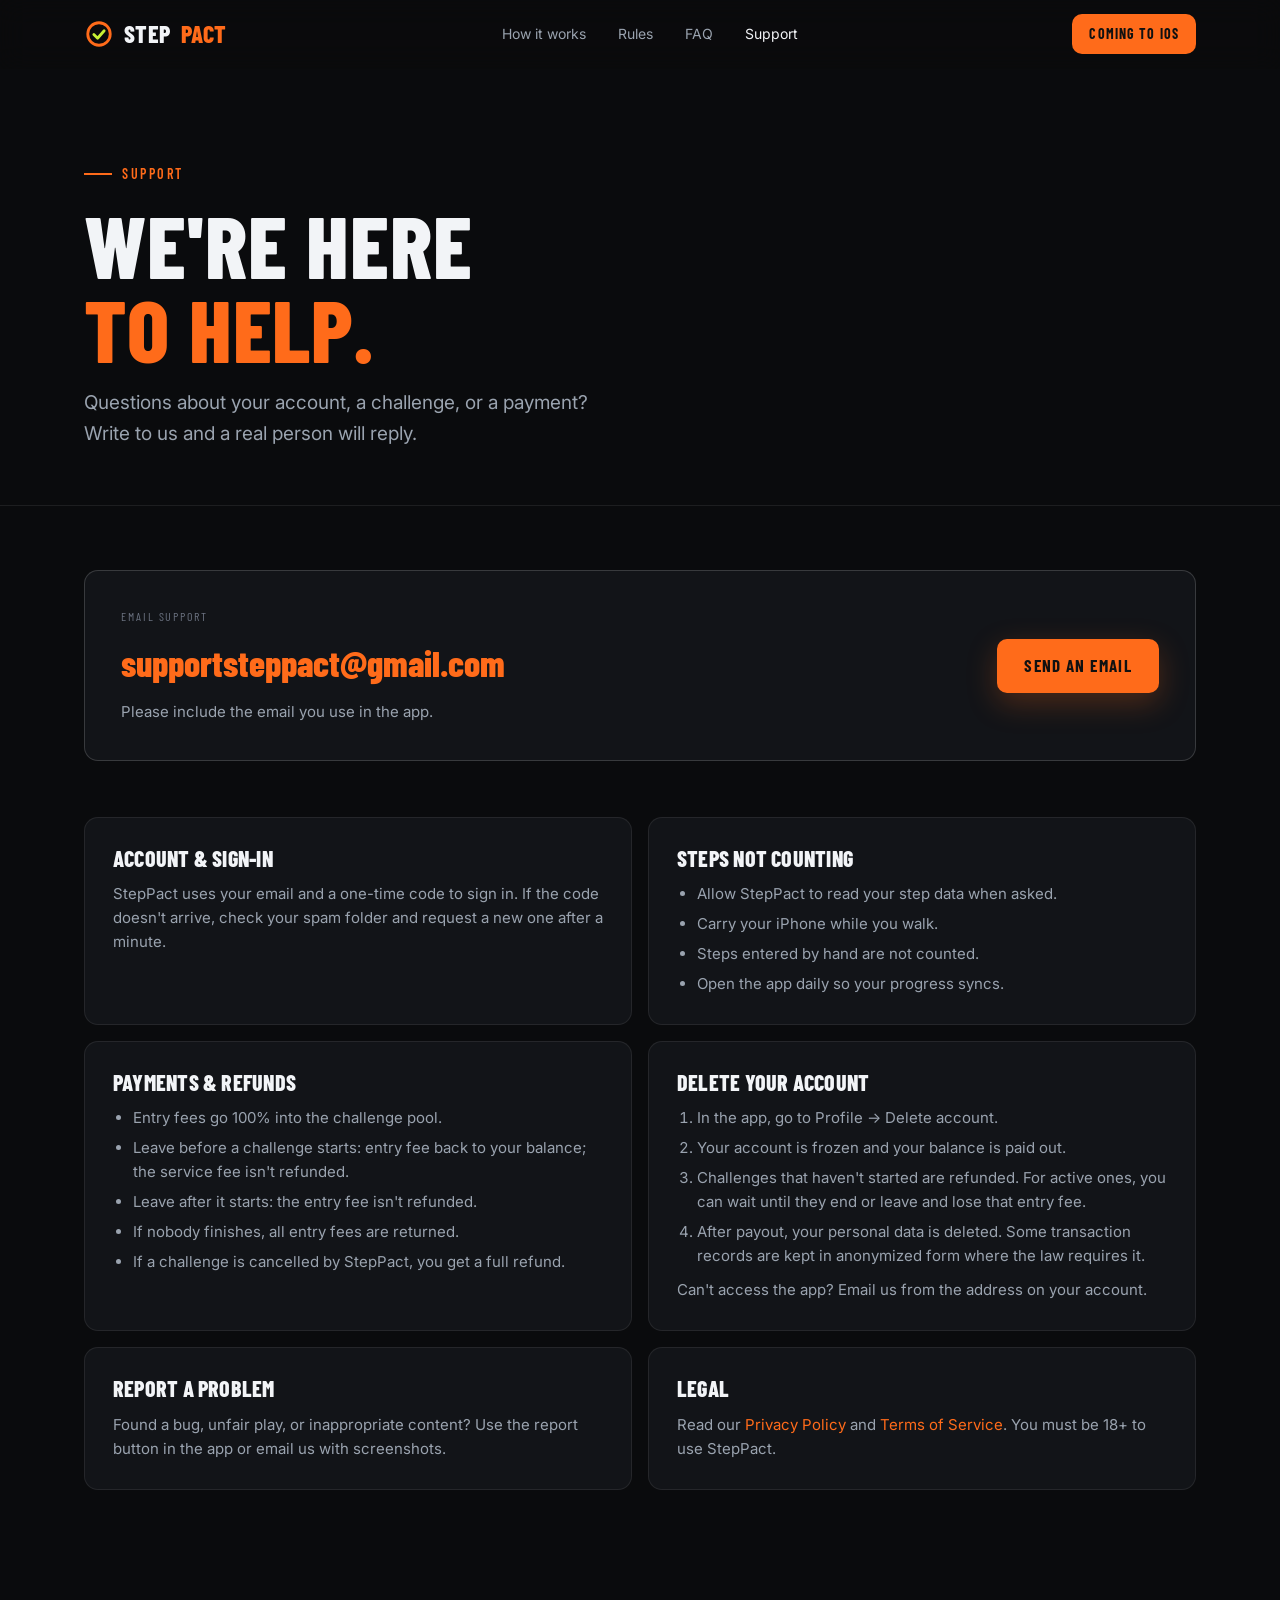
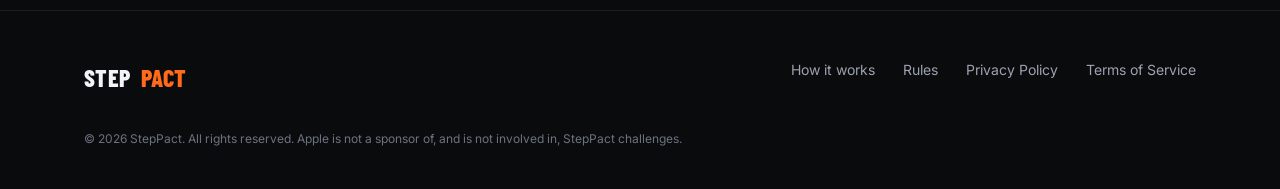
<file: support.html>
<!doctype html>
<html lang="en">
<head>
  <meta charset="utf-8">
  <meta name="viewport" content="width=device-width, initial-scale=1">
  <title>Support — StepPact</title>
  <meta name="description" content="Get help with StepPact: account, steps, payments, refunds and account deletion.">
  <meta name="theme-color" content="#0A0B0D">
  <link rel="preconnect" href="https://fonts.googleapis.com">
  <link rel="preconnect" href="https://fonts.gstatic.com" crossorigin>
  <link href="https://fonts.googleapis.com/css2?family=Barlow+Condensed:wght@600;700;800&family=Inter:wght@400;500;600&display=swap" rel="stylesheet">
  <link rel="stylesheet" href="styles.css">
  <link rel="icon" href="data:image/svg+xml,%3Csvg xmlns='http://www.w3.org/2000/svg' viewBox='0 0 32 32'%3E%3Crect width='32' height='32' rx='8' fill='%230A0B0D'/%3E%3Ccircle cx='16' cy='16' r='10' fill='none' stroke='%23FF6B1A' stroke-width='3'/%3E%3Cpath d='M11 16.5l3.5 3.5 6.5-7' fill='none' stroke='%23C8F135' stroke-width='3' stroke-linecap='round' stroke-linejoin='round'/%3E%3C/svg%3E">
  <script src="script.js" defer></script>
</head>
<body>
  <div class="progress" aria-hidden="true"></div>

  <header class="nav">
    <div class="container nav-inner">
      <a href="index.html" class="logo" aria-label="StepPact home">
        <svg width="30" height="30" viewBox="0 0 32 32" aria-hidden="true">
          <circle cx="16" cy="16" r="12" fill="none" stroke="#FF6B1A" stroke-width="3"/>
          <path d="M10.5 16.5l4 4 7-8" fill="none" stroke="#C8F135" stroke-width="3" stroke-linecap="round" stroke-linejoin="round"/>
        </svg>
        Step<span>Pact</span>
      </a>
      <nav class="nav-links">
        <a href="index.html#how">How it works</a>
        <a href="index.html#rules">Rules</a>
        <a href="index.html#faq">FAQ</a>
        <a href="support.html" style="color:var(--text)">Support</a>
      </nav>
      <a href="index.html#get" class="btn btn-primary btn-sm">Coming to iOS</a>
    </div>
  </header>

  <main>
    <div class="page-hero">
      <div class="container">
        <span class="eyebrow reveal">Support</span>
        <h1 class="reveal" style="--d:.08s">We're here<br><span class="hl">to help.</span></h1>
        <p class="lead reveal" style="--d:.16s">Questions about your account, a challenge, or a payment? Write to us and a real person will reply.</p>
      </div>
    </div>

    <section style="padding-top:64px">
      <div class="container">
        <div class="contact-card reveal">
          <div>
            <div class="screen-label" style="margin-bottom:8px">Email support</div>
            <a class="mail" href="mailto:supportsteppact@gmail.com">supportsteppact@gmail.com</a>
            <p class="muted" style="margin-top:8px;font-size:15px">Please include the email you use in the app.</p>
          </div>
          <a href="mailto:supportsteppact@gmail.com" class="btn btn-primary">Send an email</a>
        </div>

        <div class="support-grid">
          <div class="topic reveal">
            <h3>Account &amp; sign-in</h3>
            <p>StepPact uses your email and a one-time code to sign in. If the code doesn't arrive, check your spam folder and request a new one after a minute.</p>
          </div>
          <div class="topic reveal" style="--d:.08s">
            <h3>Steps not counting</h3>
            <ul>
              <li>Allow StepPact to read your step data when asked.</li>
              <li>Carry your iPhone while you walk.</li>
              <li>Steps entered by hand are not counted.</li>
              <li>Open the app daily so your progress syncs.</li>
            </ul>
          </div>
          <div class="topic reveal">
            <h3>Payments &amp; refunds</h3>
            <ul>
              <li>Entry fees go 100% into the challenge pool.</li>
              <li>Leave before a challenge starts: entry fee back to your balance; the service fee isn't refunded.</li>
              <li>Leave after it starts: the entry fee isn't refunded.</li>
              <li>If nobody finishes, all entry fees are returned.</li>
              <li>If a challenge is cancelled by StepPact, you get a full refund.</li>
            </ul>
          </div>
          <div class="topic reveal" style="--d:.08s">
            <h3>Delete your account</h3>
            <ol>
              <li>In the app, go to Profile → Delete account.</li>
              <li>Your account is frozen and your balance is paid out.</li>
              <li>Challenges that haven't started are refunded. For active ones, you can wait until they end or leave and lose that entry fee.</li>
              <li>After payout, your personal data is deleted. Some transaction records are kept in anonymized form where the law requires it.</li>
            </ol>
            <p style="margin-top:10px">Can't access the app? Email us from the address on your account.</p>
          </div>
          <div class="topic reveal">
            <h3>Report a problem</h3>
            <p>Found a bug, unfair play, or inappropriate content? Use the report button in the app or email us with screenshots.</p>
          </div>
          <div class="topic reveal" style="--d:.08s">
            <h3>Legal</h3>
            <p>Read our <a href="https://maxfarel.github.io/steppact-legal/privacy.html">Privacy Policy</a> and <a href="https://maxfarel.github.io/steppact-legal/terms.html">Terms of Service</a>. You must be 18+ to use StepPact.</p>
          </div>
        </div>
      </div>
    </section>
  </main>

  <footer>
    <div class="container">
      <div class="footer-top">
        <a href="index.html" class="logo">Step<span>Pact</span></a>
        <div class="footer-links">
          <a href="index.html#how">How it works</a>
          <a href="index.html#rules">Rules</a>
          <a href="https://maxfarel.github.io/steppact-legal/privacy.html">Privacy Policy</a>
          <a href="https://maxfarel.github.io/steppact-legal/terms.html">Terms of Service</a>
        </div>
      </div>
      <p class="legal">
        © 2026 StepPact. All rights reserved.
        Apple is not a sponsor of, and is not involved in, StepPact challenges.
      </p>
    </div>
  </footer>

</body>
</html>
</file>
<file: styles.css>
/* ============================================================
   StepPact — website styles
   Strict + sporty: dark base, condensed athletic headlines,
   orange "effort" accent, lime "progress" accent.
   ============================================================ */

:root {
  --bg: #0A0B0D;
  --surface: #121418;
  --surface-2: #191C22;
  --line: rgba(255, 255, 255, 0.08);
  --line-strong: rgba(255, 255, 255, 0.16);
  --text: #F2F4F7;
  --muted: #9AA3AF;
  --dim: #6B7280;
  --accent: #FF6B1A;
  --accent-soft: rgba(255, 107, 26, 0.12);
  --go: #C8F135;
  --go-soft: rgba(200, 241, 53, 0.12);
  --radius: 14px;
  --max: 1160px;
  --head: "Barlow Condensed", "Arial Narrow", sans-serif;
  --body: "Inter", system-ui, -apple-system, sans-serif;
  --ease: cubic-bezier(.2, .7, .2, 1);
}

* { box-sizing: border-box; margin: 0; padding: 0; }
html { scroll-behavior: smooth; scroll-padding-top: 80px; }
body {
  background: var(--bg);
  color: var(--text);
  font-family: var(--body);
  font-size: 16px;
  line-height: 1.6;
  -webkit-font-smoothing: antialiased;
  overflow-x: hidden;
}
a { color: inherit; text-decoration: none; }
img, svg { display: block; }
.container { width: 100%; max-width: var(--max); margin: 0 auto; padding: 0 24px; }

/* ---------- Scroll progress bar ---------- */
.progress {
  position: fixed; top: 0; left: 0; height: 3px; width: 100%;
  background: linear-gradient(90deg, var(--accent), var(--go));
  transform-origin: 0 50%; transform: scaleX(0);
  z-index: 100; pointer-events: none;
}

/* ---------- Scroll reveal (only when JS is on) ---------- */
.js .reveal {
  opacity: 0; transform: translateY(32px);
  transition: opacity .8s var(--ease), transform .8s var(--ease);
  transition-delay: var(--d, 0s);
}
.js .reveal.in { opacity: 1; transform: none; }

/* ---------- Typography ---------- */
.eyebrow {
  display: inline-flex; align-items: center; gap: 10px;
  font-family: var(--head); font-weight: 600;
  font-size: 14px; letter-spacing: 0.18em; text-transform: uppercase;
  color: var(--accent);
}
.eyebrow::before { content: ""; width: 28px; height: 2px; background: var(--accent); }
h1, h2, h3 { font-family: var(--head); font-weight: 800; text-transform: uppercase; line-height: 0.95; letter-spacing: 0.01em; }
h1 { font-size: clamp(54px, 8.4vw, 112px); }
h2 { font-size: clamp(40px, 5.5vw, 68px); }
h3 { font-size: 24px; line-height: 1.1; }
.hl { color: var(--accent); }
.go { color: var(--go); }
.lead { font-size: 19px; color: var(--muted); max-width: 540px; }
.lead b { color: var(--text); font-weight: 600; }
.muted { color: var(--muted); }
.small { font-size: 13px; color: var(--dim); }

/* ---------- Buttons ---------- */
.btn {
  display: inline-flex; align-items: center; justify-content: center; gap: 10px;
  height: 54px; padding: 0 26px; border-radius: 10px;
  font-family: var(--head); font-weight: 700; font-size: 17px;
  letter-spacing: 0.08em; text-transform: uppercase;
  border: 1px solid transparent;
  transition: transform .2s var(--ease), background .2s ease, border-color .2s ease, box-shadow .2s ease;
  cursor: pointer;
}
.btn:hover { transform: translateY(-2px); }
.btn-primary { background: var(--accent); color: #111; box-shadow: 0 10px 30px rgba(255, 107, 26, .25); }
.btn-primary:hover { background: #ff7d36; box-shadow: 0 14px 40px rgba(255, 107, 26, .35); }
.btn-ghost { border-color: var(--line-strong); color: var(--text); }
.btn-ghost:hover { border-color: var(--text); }
.btn-sm { height: 40px; padding: 0 16px; font-size: 14px; box-shadow: none; }

/* ---------- Nav ---------- */
.nav {
  position: sticky; top: 0; z-index: 50;
  background: rgba(10, 11, 13, 0.6);
  backdrop-filter: blur(14px); -webkit-backdrop-filter: blur(14px);
  border-bottom: 1px solid transparent;
  transition: background .3s ease, border-color .3s ease;
}
.nav.scrolled { background: rgba(10, 11, 13, 0.88); border-bottom-color: var(--line); }
.nav-inner { display: flex; align-items: center; justify-content: space-between; height: 68px; }
.logo { display: flex; align-items: center; gap: 10px; font-family: var(--head); font-weight: 800; font-size: 24px; letter-spacing: 0.02em; text-transform: uppercase; }
.logo span { color: var(--accent); }
.nav-links { display: flex; gap: 32px; font-size: 14px; color: var(--muted); }
.nav-links a { position: relative; transition: color .2s ease; }
.nav-links a::after { content: ""; position: absolute; left: 0; bottom: -6px; height: 2px; width: 100%; background: var(--accent); transform: scaleX(0); transform-origin: left; transition: transform .3s var(--ease); }
.nav-links a:hover { color: var(--text); }
.nav-links a:hover::after { transform: scaleX(1); }

/* ---------- Hero ---------- */
.hero { position: relative; padding: 72px 0 88px; overflow: hidden; }
.hero::before {
  content: ""; position: absolute; inset: 0;
  background:
    linear-gradient(var(--line) 1px, transparent 1px) 0 0 / 100% 64px,
    linear-gradient(90deg, var(--line) 1px, transparent 1px) 0 0 / 64px 100%;
  mask-image: radial-gradient(ellipse at 72% 40%, #000 0%, transparent 70%);
  -webkit-mask-image: radial-gradient(ellipse at 72% 40%, #000 0%, transparent 70%);
  opacity: .6; pointer-events: none;
}
.hero::after {
  content: ""; position: absolute; width: 640px; height: 640px; right: -160px; top: -120px;
  background: radial-gradient(circle, rgba(255, 107, 26, .16), transparent 65%);
  pointer-events: none;
}
.hero-grid { position: relative; z-index: 1; display: grid; grid-template-columns: 1.1fr 0.9fr; gap: 48px; align-items: center; }
.hero h1 { margin: 22px 0 22px; }
.hero-cta { display: flex; flex-wrap: wrap; gap: 14px; margin: 32px 0 18px; }

/* The pact in 3 moves — understood in 3 seconds */
.pact-line { display: flex; align-items: center; gap: 10px; flex-wrap: wrap; margin-top: 30px; }
.pact-chip {
  display: inline-flex; align-items: center; gap: 10px;
  padding: 10px 14px; border-radius: 999px;
  background: var(--surface); border: 1px solid var(--line-strong);
  font-family: var(--head); font-weight: 700; font-size: 16px; letter-spacing: .06em; text-transform: uppercase;
}
.pact-chip i { font-style: normal; display: grid; place-items: center; width: 24px; height: 24px; border-radius: 50%; background: var(--accent); color: #111; font-size: 13px; }
.pact-chip.win i { background: var(--go); }
.pact-arrow { color: var(--dim); font-size: 18px; }

/* Hero visual: phone + mascot slot */
.hero-visual { position: relative; display: flex; justify-content: center; padding: 20px 0; }
.mascot { position: absolute; z-index: 3; pointer-events: none; will-change: transform; }
.mascot img { width: 100%; height: auto; filter: drop-shadow(0 30px 40px rgba(0, 0, 0, .55)); }
.mascot-hero { width: 62%; max-width: 340px; left: -12%; bottom: -6%; }
.mascot-cta { width: 280px; right: 40px; bottom: -10px; }

/* ---------- Phone mockup ---------- */
.phone {
  width: 300px; max-width: 100%;
  aspect-ratio: 9 / 19; border-radius: 44px;
  background: #050506; border: 1px solid var(--line-strong);
  padding: 14px; box-shadow: 0 40px 120px rgba(255, 107, 26, 0.18), 0 0 0 8px #15171b;
  position: relative; will-change: transform;
}
.phone::before { content: ""; position: absolute; top: 22px; left: 50%; transform: translateX(-50%); width: 92px; height: 26px; border-radius: 20px; background: #000; z-index: 2; }
.screen { height: 100%; border-radius: 32px; background: var(--surface); padding: 56px 18px 18px; display: flex; flex-direction: column; gap: 14px; overflow: hidden; }
.screen-label { font-family: var(--head); font-size: 12px; letter-spacing: .16em; text-transform: uppercase; color: var(--dim); }
.screen-title { font-family: var(--head); font-weight: 800; font-size: 26px; text-transform: uppercase; line-height: 1; }
.ring-wrap { position: relative; width: 168px; height: 168px; margin: 6px auto 2px; }
.ring-wrap svg { width: 100%; height: 100%; transform: rotate(-90deg); }
.ring-bar { stroke-dasharray: 326.7; stroke-dashoffset: 52; }
.js .ring-bar { stroke-dashoffset: 326.7; transition: stroke-dashoffset 1.8s var(--ease) .4s; }
.js .ring-bar.in { stroke-dashoffset: 52; }
.ring-center { position: absolute; inset: 0; display: flex; flex-direction: column; align-items: center; justify-content: center; }
.ring-center strong { font-family: var(--head); font-size: 40px; font-weight: 800; line-height: 1; }
.ring-center span { font-size: 11px; color: var(--muted); letter-spacing: .08em; text-transform: uppercase; }
.days { display: grid; grid-template-columns: repeat(7, 1fr); gap: 6px; }
.day { aspect-ratio: 1; border-radius: 6px; background: var(--surface-2); border: 1px solid var(--line); }
.day.done { background: var(--go); border-color: var(--go); }
.day.rest { background: transparent; border: 1px dashed var(--accent); }
.day.today { border: 2px solid var(--text); animation: pulse 2s ease-in-out infinite; }
@keyframes pulse { 50% { box-shadow: 0 0 0 4px rgba(242, 244, 247, .12); } }
.mini-stats { display: grid; grid-template-columns: 1fr 1fr; gap: 8px; margin-top: auto; }
.mini-stat { background: var(--surface-2); border: 1px solid var(--line); border-radius: 10px; padding: 10px; }
.mini-stat b { display: block; font-family: var(--head); font-size: 20px; }
.mini-stat small { font-size: 10px; color: var(--muted); text-transform: uppercase; letter-spacing: .08em; }

/* ---------- Marquee ---------- */
.marquee { border-top: 1px solid var(--line); border-bottom: 1px solid var(--line); background: var(--surface); overflow: hidden; white-space: nowrap; }
.marquee-track { display: inline-flex; gap: 48px; padding: 20px 0; animation: marquee 32s linear infinite; }
.marquee-track span { font-family: var(--head); font-weight: 800; font-size: 26px; text-transform: uppercase; letter-spacing: .04em; color: var(--muted); display: inline-flex; align-items: center; gap: 48px; }
.marquee-track span::after { content: "●"; color: var(--accent); font-size: 12px; }
@keyframes marquee { to { transform: translateX(-50%); } }

/* ---------- Sections ---------- */
section { padding: 120px 0; }
.section-head { display: flex; justify-content: space-between; align-items: end; gap: 32px; margin-bottom: 56px; flex-wrap: wrap; }
.section-head h2 { margin-top: 16px; }
.section-head p { max-width: 420px; color: var(--muted); }
.alt { background: var(--surface); border-top: 1px solid var(--line); border-bottom: 1px solid var(--line); }

/* Big numbers */
.numbers { display: grid; grid-template-columns: repeat(4, 1fr); gap: 16px; }
.num { border-top: 2px solid var(--line-strong); padding-top: 20px; }
.num b { display: block; font-family: var(--head); font-weight: 800; font-size: clamp(48px, 6vw, 76px); line-height: 1; }
.num span { color: var(--muted); font-size: 15px; }
.num:nth-child(1) b { color: var(--go); }

/* Steps */
.steps { display: grid; grid-template-columns: repeat(4, 1fr); gap: 1px; background: var(--line); border: 1px solid var(--line); border-radius: var(--radius); overflow: hidden; }
.step { background: var(--bg); padding: 32px 26px 36px; transition: background .3s ease; }
.step:hover { background: var(--surface-2); }
.step-num { font-family: var(--head); font-size: 64px; font-weight: 800; line-height: 1; color: transparent; -webkit-text-stroke: 1px var(--line-strong); margin-bottom: 28px; transition: -webkit-text-stroke-color .3s ease; }
.step:hover .step-num { -webkit-text-stroke-color: var(--accent); }
.step h3 { margin-bottom: 12px; }
.step p { color: var(--muted); font-size: 15px; }

/* Rules */
.rules-grid { display: grid; grid-template-columns: 0.9fr 1.1fr; gap: 56px; align-items: start; }
.receipt { background: var(--bg); border: 1px solid var(--line-strong); border-radius: var(--radius); padding: 28px; position: sticky; top: 100px; }
.receipt-head { font-family: var(--head); letter-spacing: .14em; text-transform: uppercase; font-size: 13px; color: var(--dim); margin-bottom: 20px; }
.receipt-row { display: flex; justify-content: space-between; align-items: baseline; padding: 14px 0; border-bottom: 1px dashed var(--line-strong); gap: 16px; }
.receipt-row span small { display: block; font-size: 12px; color: var(--dim); }
.receipt-row b { font-family: var(--head); font-size: 24px; white-space: nowrap; }
.receipt-row.total { border-bottom: 0; padding-top: 18px; }
.receipt-row.total b { color: var(--accent); font-size: 32px; }
.receipt-note { margin-top: 18px; padding: 14px; border-radius: 10px; background: var(--go-soft); color: var(--go); font-size: 14px; }
.rule-list { list-style: none; border-top: 1px solid var(--line); }
.rule-list li { display: grid; grid-template-columns: 180px 1fr; gap: 20px; padding: 18px 0; border-bottom: 1px solid var(--line); }
.rule-list li b { font-family: var(--head); font-size: 18px; text-transform: uppercase; letter-spacing: .04em; }
.rule-list li span { color: var(--muted); font-size: 15px; }
.warning { margin-top: 28px; padding: 18px 20px; border-left: 3px solid var(--accent); background: var(--accent-soft); border-radius: 0 10px 10px 0; font-size: 15px; }

/* Features */
.features { display: grid; grid-template-columns: repeat(3, 1fr); gap: 16px; }
.feature { background: var(--surface); border: 1px solid var(--line); border-radius: var(--radius); padding: 28px; transition: border-color .3s ease, transform .3s var(--ease); }
.feature:hover { border-color: var(--line-strong); transform: translateY(-4px); }
.icon { width: 44px; height: 44px; border-radius: 10px; display: grid; place-items: center; background: var(--accent-soft); color: var(--accent); margin-bottom: 20px; }
.feature:nth-child(even) .icon { background: var(--go-soft); color: var(--go); }
.feature h3 { font-size: 22px; margin-bottom: 8px; }
.feature p { color: var(--muted); font-size: 15px; }

/* FAQ */
.faq { max-width: 820px; }
.faq details { border-bottom: 1px solid var(--line); }
.faq details:first-child { border-top: 1px solid var(--line); }
.faq summary {
  list-style: none; cursor: pointer; padding: 24px 0;
  display: flex; justify-content: space-between; align-items: center; gap: 24px;
  font-family: var(--head); font-weight: 700; font-size: 22px; text-transform: uppercase; letter-spacing: .02em;
  transition: color .2s ease;
}
.faq summary:hover { color: var(--accent); }
.faq summary::-webkit-details-marker { display: none; }
.faq summary::after { content: "+"; font-size: 30px; color: var(--accent); transition: transform .3s var(--ease); flex-shrink: 0; }
.faq details[open] summary::after { transform: rotate(45deg); }
.faq details p { padding: 0 0 24px; color: var(--muted); max-width: 680px; }
.faq details[open] p { animation: drop .4s var(--ease); }
@keyframes drop { from { opacity: 0; transform: translateY(-8px); } }

/* CTA band */
.cta-box {
  position: relative; overflow: hidden;
  border-radius: 20px; padding: 80px 56px; min-height: 360px;
  background: var(--accent); color: #111;
  display: flex; flex-direction: column; justify-content: center; align-items: flex-start; gap: 28px;
}
.cta-box::after {
  content: ""; position: absolute; right: -80px; top: -80px; width: 380px; height: 380px;
  border-radius: 50%; border: 40px solid rgba(0, 0, 0, 0.08);
}
.cta-box h2 { max-width: 560px; position: relative; z-index: 1; }
.cta-box .btn { background: #111; color: var(--text); position: relative; z-index: 1; }

/* Footer */
footer { border-top: 1px solid var(--line); padding: 48px 0 40px; }
.footer-top { display: flex; justify-content: space-between; gap: 32px; flex-wrap: wrap; margin-bottom: 32px; }
.footer-links { display: flex; gap: 28px; flex-wrap: wrap; font-size: 14px; color: var(--muted); }
.footer-links a:hover { color: var(--text); }
.legal { font-size: 12px; color: var(--dim); line-height: 1.7; max-width: 820px; }

/* ---------- Support page ---------- */
.page-hero { padding: 88px 0 56px; border-bottom: 1px solid var(--line); position: relative; overflow: hidden; }
.page-hero h1 { font-size: clamp(48px, 7vw, 88px); margin: 18px 0 18px; }
.support-grid { display: grid; grid-template-columns: 1fr 1fr; gap: 16px; }
.contact-card { background: var(--surface); border: 1px solid var(--line-strong); border-radius: var(--radius); padding: 36px; display: flex; justify-content: space-between; align-items: center; gap: 24px; flex-wrap: wrap; margin-bottom: 56px; }
.contact-card a.mail { font-family: var(--head); font-size: clamp(24px, 3.5vw, 36px); font-weight: 800; color: var(--accent); word-break: break-all; }
.topic { background: var(--surface); border: 1px solid var(--line); border-radius: var(--radius); padding: 28px; }
.topic h3 { font-size: 22px; margin-bottom: 12px; }
.topic p, .topic li { color: var(--muted); font-size: 15px; }
.topic ol, .topic ul { padding-left: 20px; display: grid; gap: 6px; margin-top: 8px; }
.topic a { color: var(--accent); }

/* ---------- Responsive ---------- */
@media (max-width: 960px) {
  .hero-grid, .rules-grid { grid-template-columns: 1fr; }
  .hero { padding: 48px 0 72px; }
  .steps, .features, .numbers { grid-template-columns: 1fr 1fr; }
  .nav-links { display: none; }
  .receipt { position: static; }
  .mascot-hero { left: 0; width: 46%; }
  .mascot-cta { width: 200px; right: 16px; }
}
@media (max-width: 600px) {
  .container { padding: 0 16px; }
  section { padding: 84px 0; }
  .steps, .features, .support-grid { grid-template-columns: 1fr; }
  .numbers { gap: 28px 16px; }
  .rule-list li { grid-template-columns: 1fr; gap: 4px; }
  .cta-box { padding: 48px 24px 200px; }
  .mascot-cta { width: 170px; }
  .hero-cta .btn { width: 100%; }
  .phone { width: 260px; }
  .pact-arrow { display: none; }
}

/* Respect "reduce motion" */
@media (prefers-reduced-motion: reduce) {
  html { scroll-behavior: auto; }
  .js .reveal, .js .ring-bar { transition: none; opacity: 1; transform: none; stroke-dashoffset: 52; }
  .marquee-track, .day.today { animation: none; }
}
</file>
